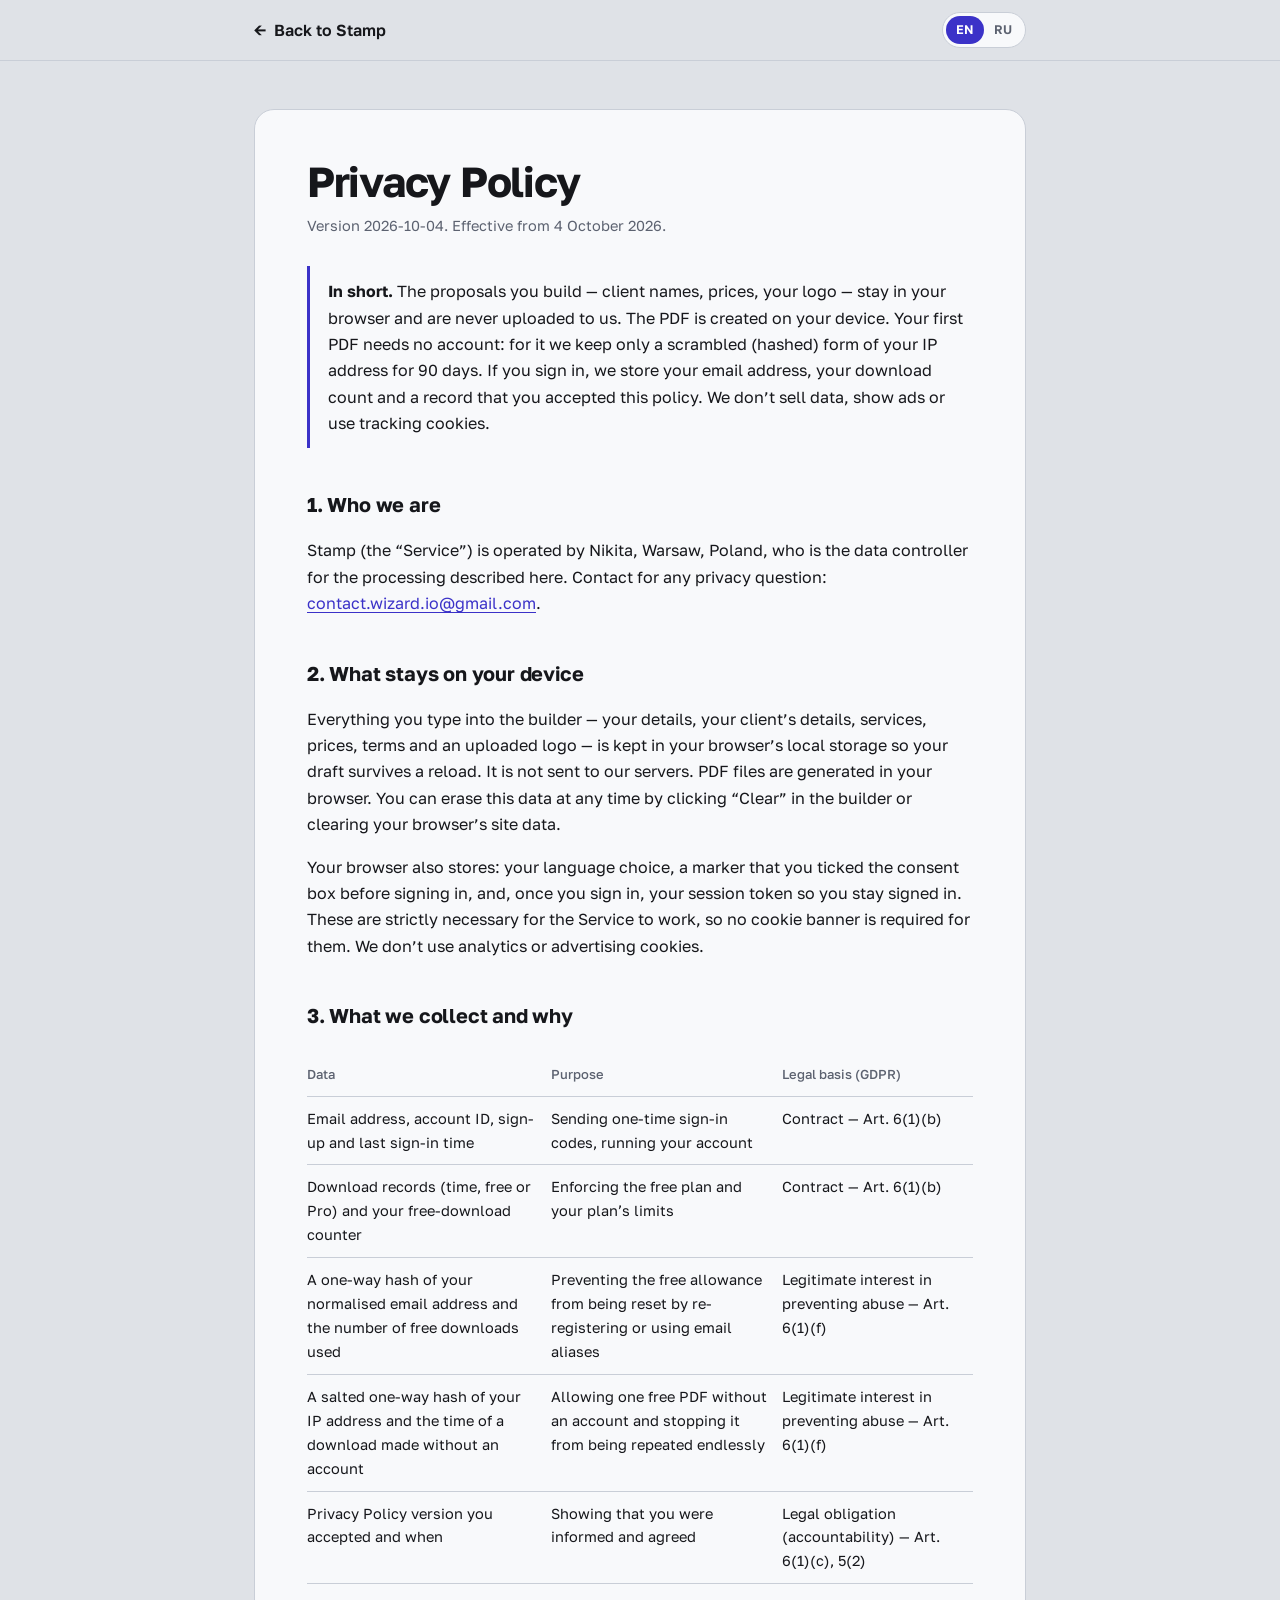
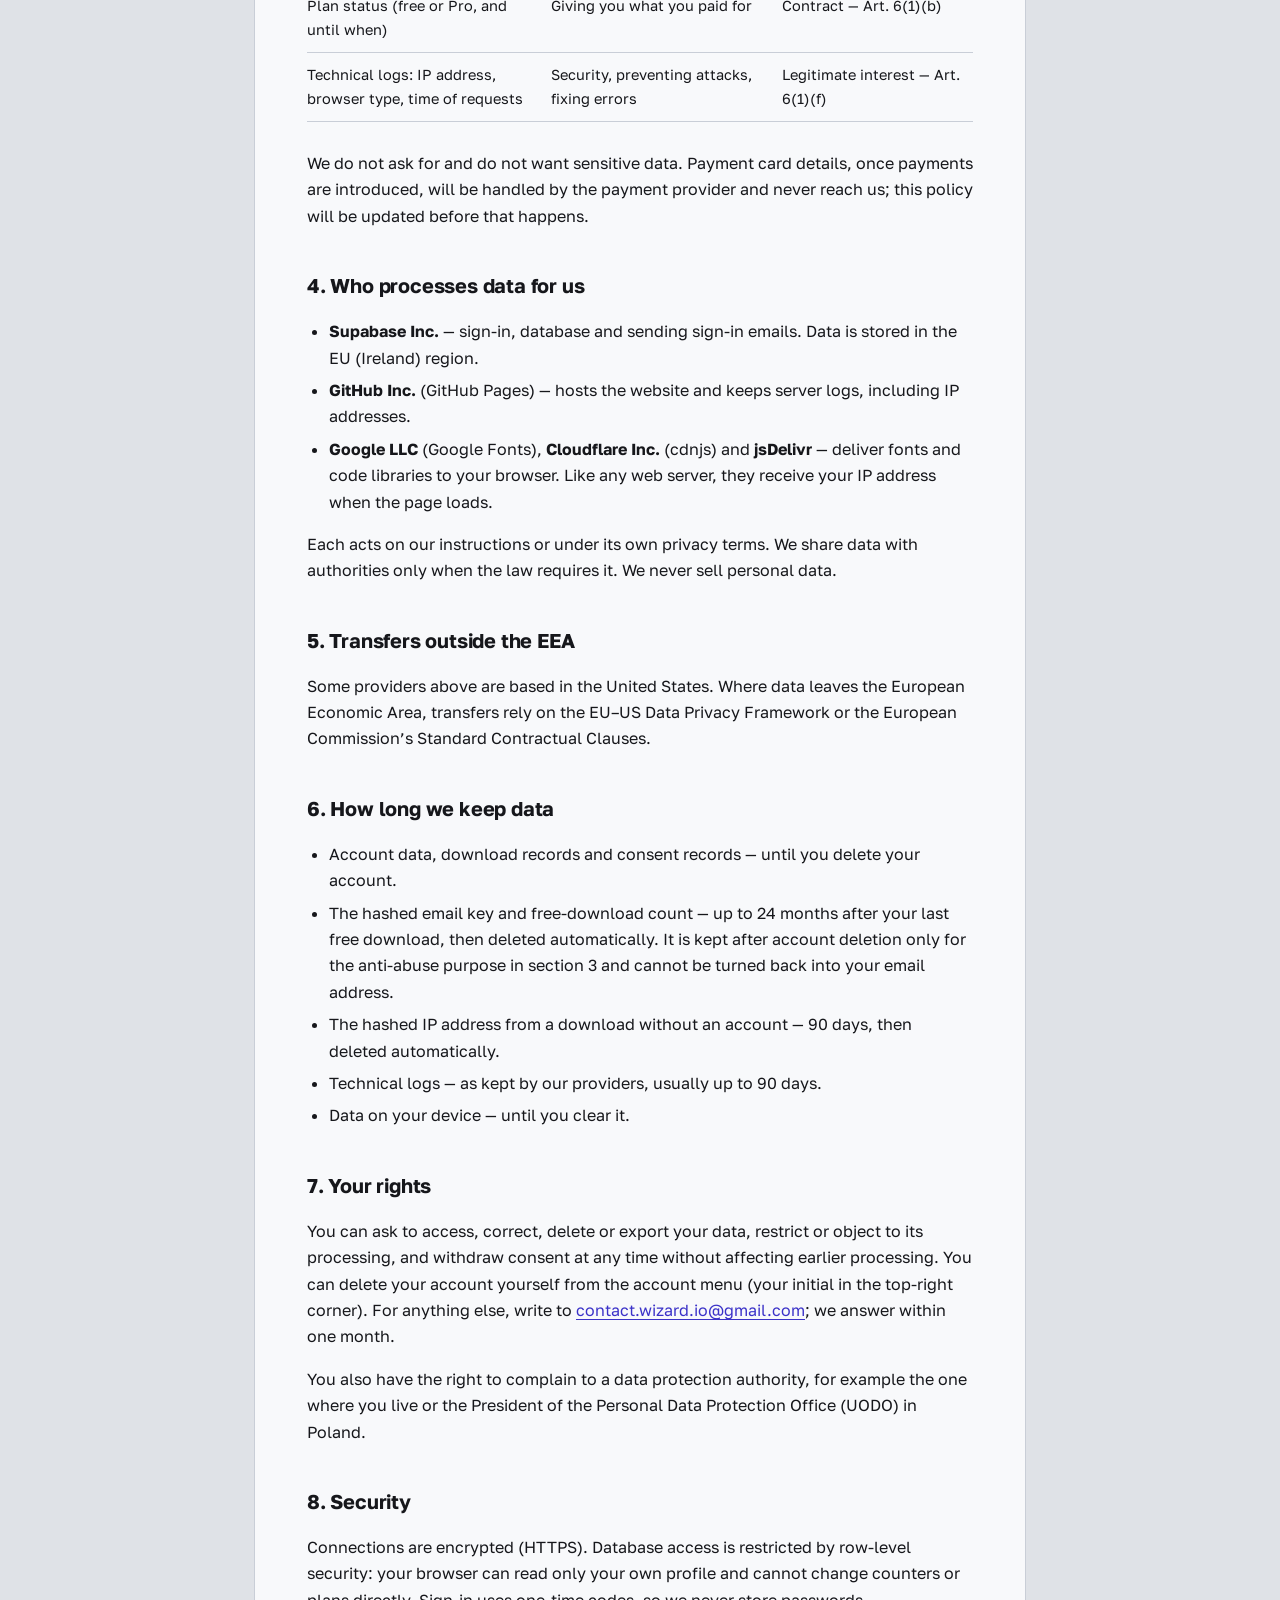
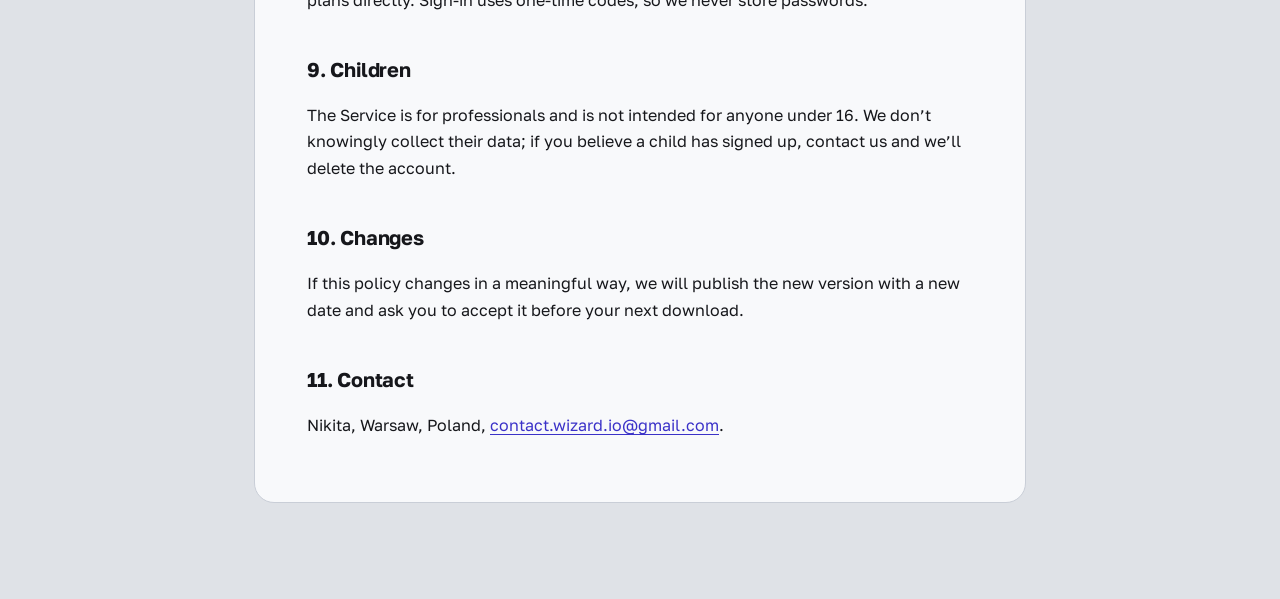
<file: privacy.html>
<!doctype html>
<html lang="en">
<head>
<meta charset="utf-8">
<meta name="viewport" content="width=device-width, initial-scale=1, viewport-fit=cover">
<title>Privacy Policy — Stamp</title>
<meta name="robots" content="index,follow">
<link rel="preconnect" href="https://fonts.googleapis.com">
<link rel="preconnect" href="https://fonts.gstatic.com" crossorigin>
<link href="https://fonts.googleapis.com/css2?family=Golos+Text:wght@400;500;600;700&display=swap" rel="stylesheet">
<style>
:root{--desk:#DFE2E7;--panel:#F8F9FB;--line:#C9CED7;--ink:#16171B;--mute:#5C6270;--stamp:#3B32C8;--fill:#FFF3C4;--fill-ink:#5A4500;color-scheme:light;box-sizing:border-box;padding-top:env(safe-area-inset-top,0px);padding-bottom:env(safe-area-inset-bottom,0px)}
@media (prefers-color-scheme:dark){:root:not([data-theme="light"]){--desk:#111317;--panel:#1A1D22;--line:#2E333C;--ink:#ECEEF2;--mute:#9AA1AD;--stamp:#8F88FF;--fill:#3A3110;--fill-ink:#F3DE8A;color-scheme:dark}}
:root[data-theme="dark"]{--desk:#111317;--panel:#1A1D22;--line:#2E333C;--ink:#ECEEF2;--mute:#9AA1AD;--stamp:#8F88FF;--fill:#3A3110;--fill-ink:#F3DE8A;color-scheme:dark}
*,*::before,*::after{box-sizing:border-box}
body{margin:0;background:var(--desk);color:var(--ink);font-family:'Golos Text',system-ui,-apple-system,'Segoe UI',Roboto,Arial,sans-serif;font-size:16px;line-height:1.65;-webkit-font-smoothing:antialiased}
.top{position:sticky;top:env(safe-area-inset-top,0px);background:var(--desk);border-bottom:1px solid var(--line);z-index:5}
.bar{max-width:820px;margin:0 auto;padding:0 24px;height:60px;display:flex;align-items:center;justify-content:space-between;gap:12px}
.back{color:var(--ink);text-decoration:none;font-weight:600;display:inline-flex;align-items:center;gap:8px}
.back:hover{color:var(--stamp)}
.lang{display:inline-flex;background:var(--panel);border:1px solid var(--line);border-radius:999px;padding:3px}
.lang button{appearance:none;border:0;background:none;font:inherit;font-size:12.5px;font-weight:600;height:28px;min-width:38px;padding:0 10px;border-radius:999px;color:var(--mute);cursor:pointer}
.lang button.on{background:var(--stamp);color:#fff}
main{max-width:820px;margin:0 auto;padding:48px 24px 96px}
article{background:var(--panel);border:1px solid var(--line);border-radius:20px;padding:48px 52px}
h1{font-size:clamp(30px,4vw,42px);letter-spacing:-.03em;line-height:1.1;margin:0 0 10px}
.meta{color:var(--mute);margin:0 0 28px;font-size:14.5px}
h2{font-size:20px;letter-spacing:-.01em;margin:40px 0 10px}
p,li{max-width:68ch}
ul{padding-left:22px}
li{margin:6px 0}
a{color:var(--stamp);text-underline-offset:3px}
.fill{background:var(--fill);color:var(--fill-ink);padding:1px 6px;border-radius:5px;font-weight:500}
.tldr{border-left:3px solid var(--stamp);padding:6px 0 6px 18px;margin:0 0 8px}
.tldr p{margin:6px 0}
table{border-collapse:collapse;width:100%;font-size:14.5px;margin:12px 0}
th,td{text-align:left;vertical-align:top;border-bottom:1px solid var(--line);padding:10px 12px 10px 0}
th{color:var(--mute);font-weight:500;font-size:13px}
.scroll{overflow-x:auto}
[data-l]{display:none}
html[lang="en"] [data-l="en"],html[lang="ru"] [data-l="ru"]{display:block}
:focus-visible{outline:2px solid var(--stamp);outline-offset:2px}
@media (max-width:640px){article{padding:30px 22px;border-radius:16px}main{padding:24px 12px 64px}.bar{padding:0 16px}}
</style>
</head>
<body>
<header class="top">
  <div class="bar">
    <a class="back" href="./"><span aria-hidden="true">←</span><span data-l="en">Back to Stamp</span><span data-l="ru">Вернуться в Печать</span></a>
    <div class="lang" role="radiogroup" aria-label="Language">
      <button type="button" data-set="en" role="radio" aria-label="English">EN</button>
      <button type="button" data-set="ru" role="radio" aria-label="Русский">RU</button>
    </div>
  </div>
</header>

<main>
<!-- ============================== ENGLISH ============================== -->
<article data-l="en" lang="en">
<h1>Privacy Policy</h1>
<p class="meta">Version 2026-10-04. Effective from 4 October 2026.</p>

<div class="tldr">
<p><b>In short.</b> The proposals you build — client names, prices, your logo — stay in your browser and are never uploaded to us. The PDF is created on your device. Your first PDF needs no account: for it we keep only a scrambled (hashed) form of your IP address for 90 days. If you sign in, we store your email address, your download count and a record that you accepted this policy. We don’t sell data, show ads or use tracking cookies.</p>
</div>

<h2>1. Who we are</h2>
<p>Stamp (the “Service”) is operated by Nikita, Warsaw, Poland, who is the data controller for the processing described here. Contact for any privacy question: <a href="mailto:contact.wizard.io@gmail.com">contact.wizard.io@gmail.com</a>.</p>

<h2>2. What stays on your device</h2>
<p>Everything you type into the builder — your details, your client’s details, services, prices, terms and an uploaded logo — is kept in your browser’s local storage so your draft survives a reload. It is not sent to our servers. PDF files are generated in your browser. You can erase this data at any time by clicking “Clear” in the builder or clearing your browser’s site data.</p>
<p>Your browser also stores: your language choice, a marker that you ticked the consent box before signing in, and, once you sign in, your session token so you stay signed in. These are strictly necessary for the Service to work, so no cookie banner is required for them. We don’t use analytics or advertising cookies.</p>

<h2>3. What we collect and why</h2>
<div class="scroll"><table>
<thead><tr><th>Data</th><th>Purpose</th><th>Legal basis (GDPR)</th></tr></thead>
<tbody>
<tr><td>Email address, account ID, sign-up and last sign-in time</td><td>Sending one-time sign-in codes, running your account</td><td>Contract — Art. 6(1)(b)</td></tr>
<tr><td>Download records (time, free or Pro) and your free-download counter</td><td>Enforcing the free plan and your plan’s limits</td><td>Contract — Art. 6(1)(b)</td></tr>
<tr><td>A one-way hash of your normalised email address and the number of free downloads used</td><td>Preventing the free allowance from being reset by re-registering or using email aliases</td><td>Legitimate interest in preventing abuse — Art. 6(1)(f)</td></tr>
<tr><td>A salted one-way hash of your IP address and the time of a download made without an account</td><td>Allowing one free PDF without an account and stopping it from being repeated endlessly</td><td>Legitimate interest in preventing abuse — Art. 6(1)(f)</td></tr>
<tr><td>Privacy Policy version you accepted and when</td><td>Showing that you were informed and agreed</td><td>Legal obligation (accountability) — Art. 6(1)(c), 5(2)</td></tr>
<tr><td>Plan status (free or Pro, and until when)</td><td>Giving you what you paid for</td><td>Contract — Art. 6(1)(b)</td></tr>
<tr><td>Technical logs: IP address, browser type, time of requests</td><td>Security, preventing attacks, fixing errors</td><td>Legitimate interest — Art. 6(1)(f)</td></tr>
</tbody>
</table></div>
<p>We do not ask for and do not want sensitive data. Payment card details, once payments are introduced, will be handled by the payment provider and never reach us; this policy will be updated before that happens.</p>

<h2>4. Who processes data for us</h2>
<ul>
<li><b>Supabase Inc.</b> — sign-in, database and sending sign-in emails. Data is stored in the EU (Ireland) region.</li>
<li><b>GitHub Inc.</b> (GitHub Pages) — hosts the website and keeps server logs, including IP addresses.</li>
<li><b>Google LLC</b> (Google Fonts), <b>Cloudflare Inc.</b> (cdnjs) and <b>jsDelivr</b> — deliver fonts and code libraries to your browser. Like any web server, they receive your IP address when the page loads.</li>
</ul>
<p>Each acts on our instructions or under its own privacy terms. We share data with authorities only when the law requires it. We never sell personal data.</p>

<h2>5. Transfers outside the EEA</h2>
<p>Some providers above are based in the United States. Where data leaves the European Economic Area, transfers rely on the EU–US Data Privacy Framework or the European Commission’s Standard Contractual Clauses.</p>

<h2>6. How long we keep data</h2>
<ul>
<li>Account data, download records and consent records — until you delete your account.</li>
<li>The hashed email key and free-download count — up to 24 months after your last free download, then deleted automatically. It is kept after account deletion only for the anti-abuse purpose in section 3 and cannot be turned back into your email address.</li>
<li>The hashed IP address from a download without an account — 90 days, then deleted automatically.</li>
<li>Technical logs — as kept by our providers, usually up to 90 days.</li>
<li>Data on your device — until you clear it.</li>
</ul>

<h2>7. Your rights</h2>
<p>You can ask to access, correct, delete or export your data, restrict or object to its processing, and withdraw consent at any time without affecting earlier processing. You can delete your account yourself from the account menu (your initial in the top-right corner). For anything else, write to <a href="mailto:contact.wizard.io@gmail.com">contact.wizard.io@gmail.com</a>; we answer within one month.</p>
<p>You also have the right to complain to a data protection authority, for example the one where you live or the President of the Personal Data Protection Office (UODO) in Poland.</p>

<h2>8. Security</h2>
<p>Connections are encrypted (HTTPS). Database access is restricted by row-level security: your browser can read only your own profile and cannot change counters or plans directly. Sign-in uses one-time codes, so we never store passwords.</p>

<h2>9. Children</h2>
<p>The Service is for professionals and is not intended for anyone under 16. We don’t knowingly collect their data; if you believe a child has signed up, contact us and we’ll delete the account.</p>

<h2>10. Changes</h2>
<p>If this policy changes in a meaningful way, we will publish the new version with a new date and ask you to accept it before your next download.</p>

<h2>11. Contact</h2>
<p>Nikita, Warsaw, Poland, <a href="mailto:contact.wizard.io@gmail.com">contact.wizard.io@gmail.com</a>.</p>
</article>

<!-- ============================== РУССКИЙ ============================== -->
<article data-l="ru" lang="ru">
<h1>Политика конфиденциальности</h1>
<p class="meta">Версия 2026-10-04. Действует с 4 октября 2026 года.</p>

<div class="tldr">
<p><b>Коротко.</b> КП, которые вы собираете, — имена клиентов, цены, ваш логотип — остаются в вашем браузере и не загружаются к нам. PDF создаётся на вашем устройстве. Первый PDF скачивается без аккаунта: для этого мы храним только зашифрованный (хешированный) вид вашего IP-адреса 90 дней. Если вы входите в аккаунт, мы храним адрес почты, количество скачиваний и отметку о том, что вы приняли эту политику. Мы не продаём данные, не показываем рекламу и не используем отслеживающие cookie.</p>
</div>

<h2>1. Кто мы</h2>
<p>Сервисом «Печать» (далее — Сервис) управляет Никита, Варшава, Польша. Он является оператором (контролёром) обработки данных, описанной здесь. Вопросы о данных: <a href="mailto:contact.wizard.io@gmail.com">contact.wizard.io@gmail.com</a>.</p>

<h2>2. Что остаётся на вашем устройстве</h2>
<p>Всё, что вы вводите в конструктор, — ваши данные, данные клиента, услуги, цены, условия и загруженный логотип — хранится в локальном хранилище браузера, чтобы черновик не пропал при перезагрузке. На наши серверы это не отправляется. PDF-файлы создаются в браузере. Стереть эти данные можно в любой момент кнопкой «Очистить» в конструкторе или очисткой данных сайта в браузере.</p>
<p>Ещё в браузере хранятся: выбранный язык, отметка о том, что вы поставили галочку согласия перед входом, и после входа — токен сессии, чтобы вам не приходилось входить заново. Это строго необходимо для работы Сервиса, поэтому баннер о cookie для них не требуется. Аналитических и рекламных cookie мы не используем.</p>

<h2>3. Что мы собираем и зачем</h2>
<div class="scroll"><table>
<thead><tr><th>Данные</th><th>Цель</th><th>Правовое основание (GDPR)</th></tr></thead>
<tbody>
<tr><td>Адрес почты, ID аккаунта, время регистрации и последнего входа</td><td>Отправка одноразовых кодов для входа, работа аккаунта</td><td>Исполнение договора — ст. 6(1)(b)</td></tr>
<tr><td>Записи о скачиваниях (время, бесплатное или Pro) и счётчик бесплатных скачиваний</td><td>Соблюдение лимитов бесплатного и платного тарифов</td><td>Исполнение договора — ст. 6(1)(b)</td></tr>
<tr><td>Необратимый хеш нормализованного адреса почты и число использованных бесплатных скачиваний</td><td>Защита от обнуления бесплатного лимита повторной регистрацией или почтовыми псевдонимами</td><td>Законный интерес в защите от злоупотреблений — ст. 6(1)(f)</td></tr>
<tr><td>Необратимый хеш вашего IP-адреса с секретной «солью» и время скачивания без аккаунта</td><td>Один бесплатный PDF без аккаунта и защита от его бесконечного повторения</td><td>Законный интерес в защите от злоупотреблений — ст. 6(1)(f)</td></tr>
<tr><td>Версия принятой Политики и время принятия</td><td>Подтверждение того, что вы были проинформированы и согласились</td><td>Юридическая обязанность (подотчётность) — ст. 6(1)(c), 5(2)</td></tr>
<tr><td>Статус тарифа (бесплатный или Pro и срок действия)</td><td>Предоставление оплаченных возможностей</td><td>Исполнение договора — ст. 6(1)(b)</td></tr>
<tr><td>Технические журналы: IP-адрес, тип браузера, время запросов</td><td>Безопасность, защита от атак, исправление ошибок</td><td>Законный интерес — ст. 6(1)(f)</td></tr>
</tbody>
</table></div>
<p>Мы не запрашиваем и не принимаем чувствительные данные. Данные банковских карт, когда появится оплата, будет обрабатывать платёжный провайдер, и к нам они не попадут. Перед подключением оплаты эта политика будет обновлена.</p>

<h2>4. Кто обрабатывает данные по нашему поручению</h2>
<ul>
<li><b>Supabase Inc.</b> — вход, база данных и отправка писем со ссылкой для входа. Данные хранятся в регионе EU (Ирландия).</li>
<li><b>GitHub Inc.</b> (GitHub Pages) — хостинг сайта и серверные журналы, включая IP-адреса.</li>
<li><b>Google LLC</b> (Google Fonts), <b>Cloudflare Inc.</b> (cdnjs) и <b>jsDelivr</b> — доставляют шрифты и библиотеки кода в ваш браузер. Как любой веб-сервер, они получают ваш IP-адрес при загрузке страницы.</li>
</ul>
<p>Каждый из них действует по нашим указаниям или по своим условиям конфиденциальности. Мы передаём данные государственным органам только когда этого требует закон. Мы никогда не продаём персональные данные.</p>

<h2>5. Передача за пределы ЕЭЗ</h2>
<p>Часть перечисленных провайдеров находится в США. Когда данные покидают Европейскую экономическую зону, передача основана на Рамочной программе защиты данных ЕС–США или Стандартных договорных условиях Европейской комиссии.</p>

<h2>6. Сколько мы храним данные</h2>
<ul>
<li>Данные аккаунта, записи о скачиваниях и о согласии — до удаления аккаунта.</li>
<li>Хеш почты и счётчик бесплатных скачиваний — до 24 месяцев после последнего бесплатного скачивания, затем удаляются автоматически. После удаления аккаунта они хранятся только для защиты от злоупотреблений (раздел 3) и не позволяют восстановить ваш адрес почты.</li>
<li>Хеш IP-адреса при скачивании без аккаунта — 90 дней, затем удаляется автоматически.</li>
<li>Технические журналы — столько, сколько их хранят наши провайдеры, обычно до 90 дней.</li>
<li>Данные на вашем устройстве — пока вы их не удалите.</li>
</ul>

<h2>7. Ваши права</h2>
<p>Вы можете запросить доступ к своим данным, их исправление, удаление или выгрузку, ограничить обработку или возразить против неё, а также в любой момент отозвать согласие — это не влияет на обработку, проведённую раньше. Удалить аккаунт можно самостоятельно в меню аккаунта (кружок с вашей буквой справа вверху). По остальным вопросам пишите на <a href="mailto:contact.wizard.io@gmail.com">contact.wizard.io@gmail.com</a>, мы отвечаем в течение месяца.</p>
<p>Вы также вправе подать жалобу в надзорный орган по защите данных, например по месту жительства или в Управление по защите персональных данных Польши (UODO).</p>

<h2>8. Безопасность</h2>
<p>Соединения шифруются (HTTPS). Доступ к базе ограничен на уровне строк: ваш браузер может читать только ваш профиль и не может напрямую менять счётчики или тариф. Вход выполняется по одноразовым кодам, поэтому мы не храним пароли.</p>

<h2>9. Дети</h2>
<p>Сервис предназначен для профессионалов и не предназначен для лиц младше 16 лет. Мы сознательно не собираем их данные. Если вы считаете, что ребёнок зарегистрировался, напишите нам — мы удалим аккаунт.</p>

<h2>10. Изменения</h2>
<p>Если политика существенно изменится, мы опубликуем новую версию с новой датой и попросим принять её перед следующим скачиванием.</p>

<h2>11. Контакты</h2>
<p>Никита, Варшава, Польша, <a href="mailto:contact.wizard.io@gmail.com">contact.wizard.io@gmail.com</a>.</p>
</article>
</main>

<script>
(function () {
  var get = function (k) { try { return localStorage.getItem(k); } catch (e) { return null; } };
  var set = function (k, v) { try { localStorage.setItem(k, v); } catch (e) {} };
  var q = new URLSearchParams(location.search).get('lang');
  var apply = function (l) {
    document.documentElement.lang = l;
    document.title = l === 'ru' ? 'Политика конфиденциальности — Печать' : 'Privacy Policy — Stamp';
    document.querySelectorAll('[data-set]').forEach(function (b) {
      var on = b.getAttribute('data-set') === l;
      b.classList.toggle('on', on); b.setAttribute('aria-checked', on);
    });
  };
  apply(q === 'ru' || q === 'en' ? q : (get('pechat.lang') === 'ru' ? 'ru' : 'en'));
  document.querySelectorAll('[data-set]').forEach(function (b) {
    b.addEventListener('click', function () { var l = b.getAttribute('data-set'); set('pechat.lang', l); apply(l); });
  });
})();
</script>
</body>
</html>
</file>
